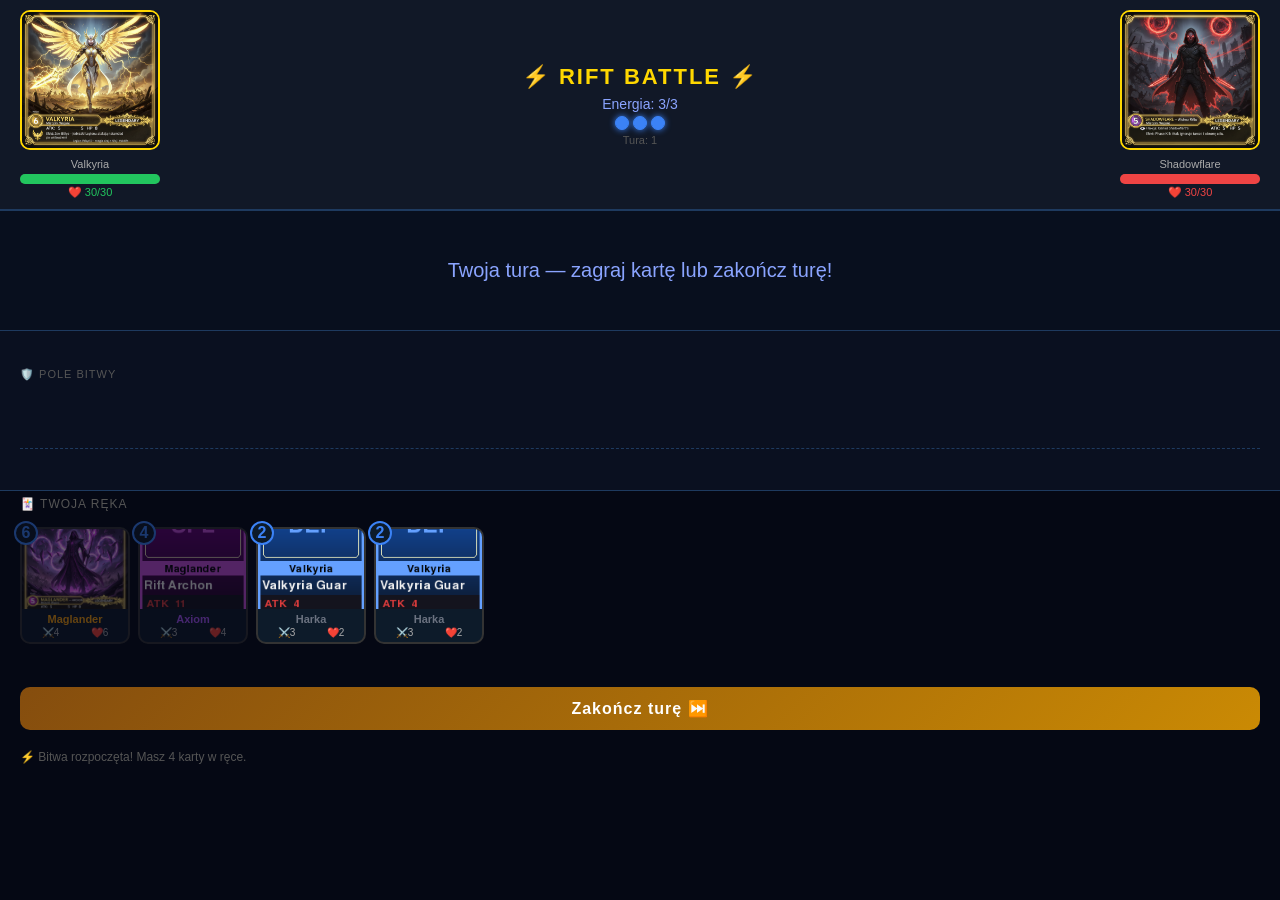
<file: www/index.html>
<!DOCTYPE html>
<html>
<head>
<meta charset="UTF-8">
<title>RIFT-TECH Battle</title>
<style>
*{ box-sizing:border-box; margin:0; padding:0; }

body{
  background:#050814;
  color:white;
  font-family:Arial;
  min-height:100vh;
}

#top{
  display:flex;
  justify-content:space-between;
  align-items:center;
  padding:10px 20px;
  background:#111827;
  border-bottom:2px solid #1e3a5f;
}

.hero{
  width:140px;
  text-align:center;
}

.hero img{
  width:100%;
  height:140px;
  object-fit:cover;
  border:2px solid gold;
  border-radius:10px;
}

.hero-name{
  font-size:11px;
  color:#aaa;
  margin-top:4px;
}

.hp-bar-wrap{
  background:#333;
  border-radius:5px;
  height:10px;
  margin-top:4px;
}

.hp-bar{
  height:10px;
  border-radius:5px;
  transition:width 0.4s;
}

#playerHpBar{ background:#22c55e; }
#enemyHpBar{  background:#ef4444; }

#mid{
  text-align:center;
}

#mid h2{
  font-size:22px;
  color:gold;
  letter-spacing:2px;
}

.energy-display{
  font-size:14px;
  margin-top:6px;
  color:#8aa4ff;
}

.energy-gems{
  display:flex;
  justify-content:center;
  gap:4px;
  margin-top:4px;
  flex-wrap:wrap;
}

.gem{
  width:14px;
  height:14px;
  border-radius:50%;
  background:#1e40af;
  border:1px solid #3b82f6;
}

.gem.active{
  background:#3b82f6;
  box-shadow:0 0 6px #3b82f6;
}

#arena{
  min-height:120px;
  display:flex;
  justify-content:center;
  align-items:center;
  font-size:20px;
  color:#8aa4ff;
  padding:20px;
  text-align:center;
  border-bottom:1px solid #1e3a5f;
  background:#080f1e;
}

#board{
  display:flex;
  gap:10px;
  padding:10px 20px;
  min-height:160px;
  background:#0a1020;
  border-bottom:1px solid #1e3a5f;
  flex-wrap:wrap;
  align-items:center;
}

.board-label{
  width:100%;
  font-size:11px;
  color:#555;
  text-transform:uppercase;
  letter-spacing:1px;
}

.unit{
  width:80px;
  background:#111827;
  border:1px solid #22c55e;
  border-radius:8px;
  text-align:center;
  padding:4px;
  font-size:11px;
  position:relative;
  cursor:pointer;
  transition:transform 0.2s;
}

.unit:hover{ transform:scale(1.05); }

.unit img{
  width:100%;
  height:70px;
  object-fit:cover;
  border-radius:5px;
}

.unit.exhausted{
  opacity:0.5;
  border-color:#555;
}

.unit.enemy-unit{
  border-color:#ef4444;
}

#hand-label{
  padding:6px 20px;
  font-size:12px;
  color:#555;
  text-transform:uppercase;
  letter-spacing:1px;
  background:#050814;
}

#hand{
  display:flex;
  gap:8px;
  padding:10px 20px;
  overflow-x:auto;
  background:#050814;
  min-height:160px;
  align-items:flex-start;
}

.card{
  width:110px;
  min-width:110px;
  border:2px solid #333;
  border-radius:10px;
  background:#0d1b2a;
  cursor:pointer;
  transition:transform 0.2s, border-color 0.2s, box-shadow 0.2s;
}

.card:hover{
  transform:translateY(-10px);
  border-color:gold;
  box-shadow:0 0 15px rgba(255,215,0,0.4);
}

.card.disabled{
  opacity:0.4;
  cursor:not-allowed;
}

.card.disabled:hover{
  transform:none;
  border-color:#333;
  box-shadow:none;
}

.card img{
  width:100%;
  height:80px;
  object-fit:cover;
  border-radius:8px 8px 0 0;
  display:block;
}

.card-body{
  padding:4px;
  text-align:center;
}

.card-name{
  font-size:11px;
  font-weight:bold;
  color:#fff;
  margin-bottom:2px;
}

.card-stats{
  font-size:10px;
  color:#aaa;
  display:flex;
  justify-content:space-around;
}

.card-cost{
  font-size:16px;
  font-weight:bold;
  color:#3b82f6;
  position:absolute;
  top:-8px;
  left:-8px;
  background:#0d1b2a;
  border:2px solid #3b82f6;
  border-radius:50%;
  width:24px;
  height:24px;
  display:flex;
  align-items:center;
  justify-content:center;
}

.card{ position:relative; }

#end-btn{
  display:block;
  width:calc(100% - 40px);
  margin:10px 20px;
  padding:12px;
  background:linear-gradient(135deg,#854d0e,#ca8a04);
  border:none;
  border-radius:10px;
  color:white;
  font-size:16px;
  font-weight:bold;
  cursor:pointer;
  letter-spacing:1px;
  transition:opacity 0.2s;
}

#end-btn:hover{ opacity:0.85; }

#log{
  padding:10px 20px;
  font-size:12px;
  color:#555;
  min-height:40px;
}
</style>
</head>
<body>

<div id="top">
  <div class="hero">
    <img id="playerHero" src="assets/heroes/valkyria.webp">
    <div class="hero-name" id="playerName">Valkyria</div>
    <div class="hp-bar-wrap"><div class="hp-bar" id="playerHpBar" style="width:100%"></div></div>
    <div id="playerHpText" style="font-size:11px;color:#22c55e;margin-top:2px;">❤️ 30/30</div>
  </div>

  <div id="mid">
    <h2>⚡ RIFT BATTLE ⚡</h2>
    <div class="energy-display">Energia: <span id="energyText">3/3</span></div>
    <div class="energy-gems" id="gems"></div>
    <div style="font-size:11px;color:#555;margin-top:4px;">Tura: <span id="turnNum">1</span></div>
  </div>

  <div class="hero">
    <img id="enemyHero" src="assets/heroes/shadowflare.webp">
    <div class="hero-name">Shadowflare</div>
    <div class="hp-bar-wrap"><div class="hp-bar" id="enemyHpBar" style="width:100%"></div></div>
    <div id="enemyHpText" style="font-size:11px;color:#ef4444;margin-top:2px;">❤️ 30/30</div>
  </div>
</div>

<div id="arena">Twoja tura — zagraj kartę lub zakończ turę!</div>

<div id="board">
  <div class="board-label">🛡️ Pole bitwy</div>
</div>

<div id="hand-label">🃏 Twoja ręka</div>
<div id="hand"></div>

<button id="end-btn" onclick="endTurn()">Zakończ turę ⏭️</button>

<div id="log"></div>

<script src="battle.js"></script>
</body>
</html>
</file>
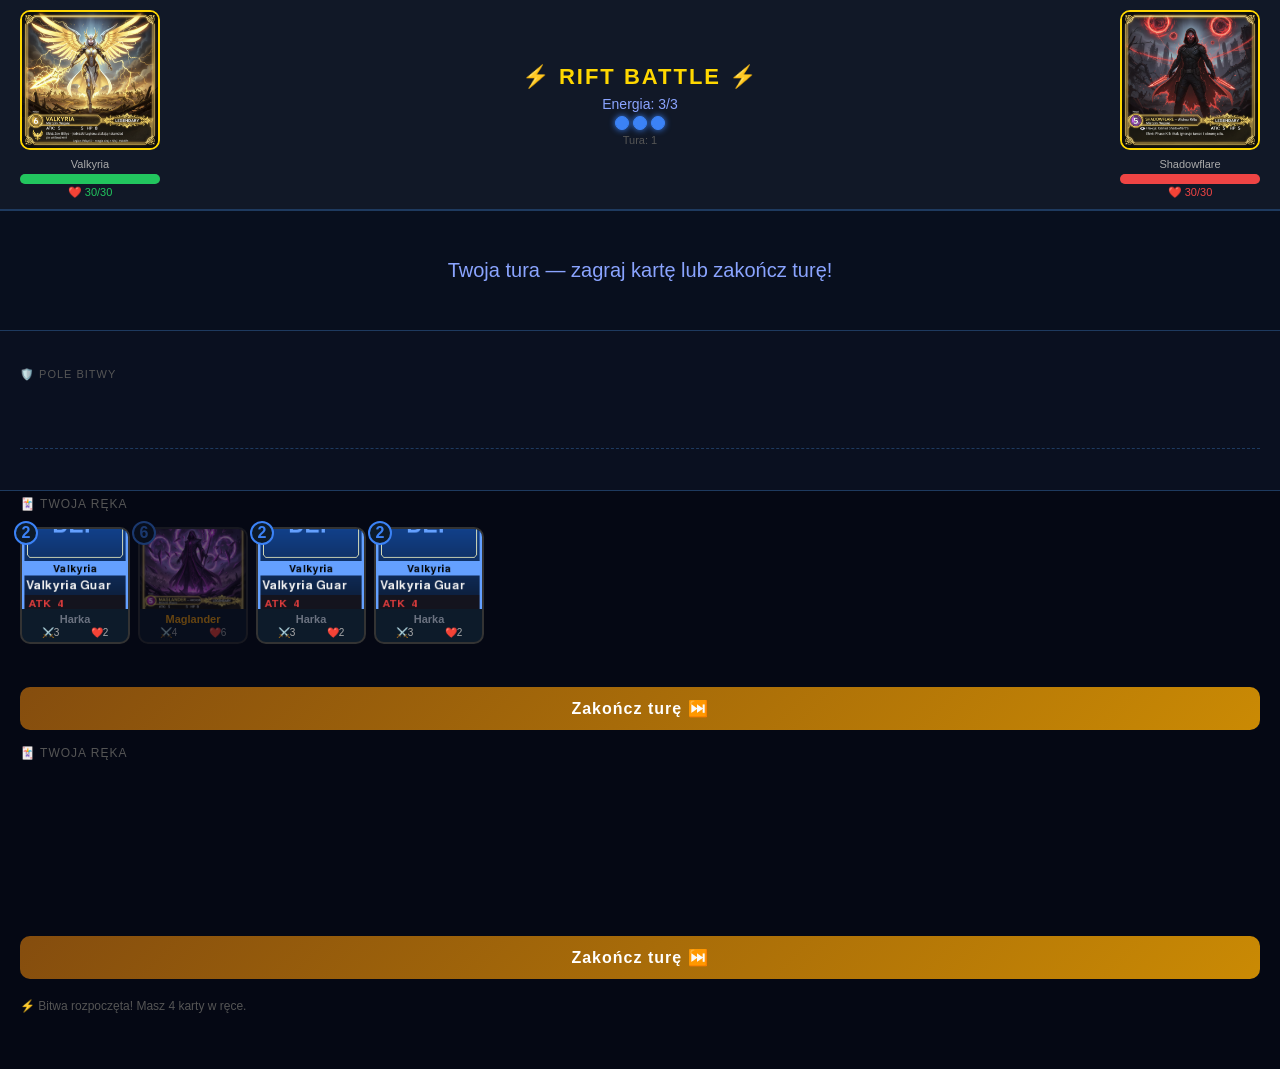
<file: www/battle.html>
<!DOCTYPE html>
<html>
<head>
<meta charset="UTF-8">
<meta name="viewport" content="width=device-width, initial-scale=1.0">
<title>RIFT-TECH Battle</title>
<style>
*{ box-sizing:border-box; margin:0; padding:0; }

body{
  background:#050814;
  color:white;
  font-family:Arial;
  min-height:100vh;
}

#top{
  display:flex;
  justify-content:space-between;
  align-items:center;
  padding:10px 20px;
  background:#111827;
  border-bottom:2px solid #1e3a5f;
}

.hero{
  width:140px;
  text-align:center;
}

.hero img{
  width:100%;
  height:140px;
  object-fit:cover;
  border:2px solid gold;
  border-radius:10px;
}

.hero-name{
  font-size:11px;
  color:#aaa;
  margin-top:4px;
}

.hp-bar-wrap{
  background:#333;
  border-radius:5px;
  height:10px;
  margin-top:4px;
}

.hp-bar{
  height:10px;
  border-radius:5px;
  transition:width 0.4s;
}

#playerHpBar{ background:#22c55e; }
#enemyHpBar{  background:#ef4444; }

#mid{
  text-align:center;
}

#mid h2{
  font-size:22px;
  color:gold;
  letter-spacing:2px;
}

.energy-display{
  font-size:14px;
  margin-top:6px;
  color:#8aa4ff;
}

.energy-gems{
  display:flex;
  justify-content:center;
  gap:4px;
  margin-top:4px;
  flex-wrap:wrap;
}

.gem{
  width:14px;
  height:14px;
  border-radius:50%;
  background:#1e40af;
  border:1px solid #3b82f6;
}

.gem.active{
  background:#3b82f6;
  box-shadow:0 0 6px #3b82f6;
}

#arena{
  min-height:120px;
  display:flex;
  justify-content:center;
  align-items:center;
  font-size:20px;
  color:#8aa4ff;
  padding:20px;
  text-align:center;
  border-bottom:1px solid #1e3a5f;
  background:#080f1e;
}

#board{
  display:flex;
  gap:10px;
  padding:10px 20px;
  min-height:160px;
  background:#0a1020;
  border-bottom:1px solid #1e3a5f;
  flex-wrap:wrap;
  align-items:center;
}

.board-label{
  width:100%;
  font-size:11px;
  color:#555;
  text-transform:uppercase;
  letter-spacing:1px;
}

.unit{
  width:80px;
  background:#111827;
  border:1px solid #22c55e;
  border-radius:8px;
  text-align:center;
  padding:4px;
  font-size:11px;
  position:relative;
  cursor:pointer;
  transition:transform 0.2s;
}

.unit:hover{ transform:scale(1.05); }

.unit img{
  width:100%;
  height:70px;
  object-fit:cover;
  border-radius:5px;
}

.unit.exhausted{
  opacity:0.5;
  border-color:#555;
}

.unit.enemy-unit{
  border-color:#ef4444;
}

#hand-label{
  padding:6px 20px;
  font-size:12px;
  color:#555;
  text-transform:uppercase;
  letter-spacing:1px;
  background:#050814;
}

#hand{
  display:flex;
  gap:8px;
  padding:10px 20px;
  overflow-x:auto;
  background:#050814;
  min-height:160px;
  align-items:flex-start;
}

.card{
  width:110px;
  min-width:110px;
  border:2px solid #333;
  border-radius:10px;
  background:#0d1b2a;
  cursor:pointer;
  transition:transform 0.2s, border-color 0.2s, box-shadow 0.2s;
  position:relative;
}

.card:hover{
  transform:translateY(-10px);
  border-color:gold;
  box-shadow:0 0 15px rgba(255,215,0,0.4);
}

.card.disabled{
  opacity:0.4;
  cursor:not-allowed;
}

.card.disabled:hover{
  transform:none;
  border-color:#333;
  box-shadow:none;
}

.card img{
  width:100%;
  height:80px;
  object-fit:cover;
  border-radius:8px 8px 0 0;
  display:block;
}

.card-body{
  padding:4px;
  text-align:center;
}

.card-name{
  font-size:11px;
  font-weight:bold;
  color:#fff;
  margin-bottom:2px;
}

.card-stats{
  font-size:10px;
  color:#aaa;
  display:flex;
  justify-content:space-around;
}

.card-cost{
  font-size:16px;
  font-weight:bold;
  color:#3b82f6;
  position:absolute;
  top:-8px;
  left:-8px;
  background:#0d1b2a;
  border:2px solid #3b82f6;
  border-radius:50%;
  width:24px;
  height:24px;
  display:flex;
  align-items:center;
  justify-content:center;
}

#end-btn{
  display:block;
  width:calc(100% - 40px);
  margin:10px 20px;
  padding:12px;
  background:linear-gradient(135deg,#854d0e,#ca8a04);
  border:none;
  border-radius:10px;
  color:white;
  font-size:16px;
  font-weight:bold;
  cursor:pointer;
  letter-spacing:1px;
  transition:opacity 0.2s;
}

#end-btn:hover{ opacity:0.85; }

#log{
  padding:10px 20px;
  font-size:12px;
  color:#555;
  min-height:40px;
}
</style>
</head>
<body>

<div id="top">
  <div class="hero">
    <img id="playerHero" src="assets/heroes/valkyria.webp" onerror="this.src='assets/heroes/valkyria.webp'">
    <div class="hero-name" id="playerName">Valkyria</div>
    <div class="hp-bar-wrap"><div class="hp-bar" id="playerHpBar" style="width:100%"></div></div>
    <div id="playerHpText" style="font-size:11px;color:#22c55e;margin-top:2px;">❤️ 30/30</div>
  </div>

  <div id="mid">
    <h2>⚡ RIFT BATTLE ⚡</h2>
    <div class="energy-display">Energia: <span id="energyText">3/3</span></div>
    <div class="energy-gems" id="gems"></div>
    <div style="font-size:11px;color:#555;margin-top:4px;">Tura: <span id="turnNum">1</span></div>
  </div>

  <div class="hero">
    <img id="enemyHero" src="assets/heroes/shadowflare.webp" onerror="this.src='assets/heroes/shadowflare.webp'">
    <div class="hero-name">Shadowflare</div>
    <div class="hp-bar-wrap"><div class="hp-bar" id="enemyHpBar" style="width:100%"></div></div>
    <div id="enemyHpText" style="font-size:11px;color:#ef4444;margin-top:2px;">❤️ 30/30</div>
  </div>
</div>

<div id="arena">Twoja tura — zagraj kartę lub zakończ turę!</div>

<div id="board">
  <div class="board-label">🛡️ Pole bitwy</div>
</div>

<div id="hand-label">🃏 Twoja ręka</div>
<div id="hand"></div>

<button id="end-btn" onclick="endTurn()">Zakończ turę ⏭️</button>
<!-- Ręka gracza -->
<div id="hand-label">🃏 Twoja ręka</div>
<div id="hand"></div>

<!-- Przyciski -->
<button id="end-btn" onclick="endTurn()">Zakończ turę ⏭️</button>

<!-- Log bitwy -->
<div id="log"></div>

<div id="log"></div>

<script src="battle.js"></script>
</body>
</html>
</file>
